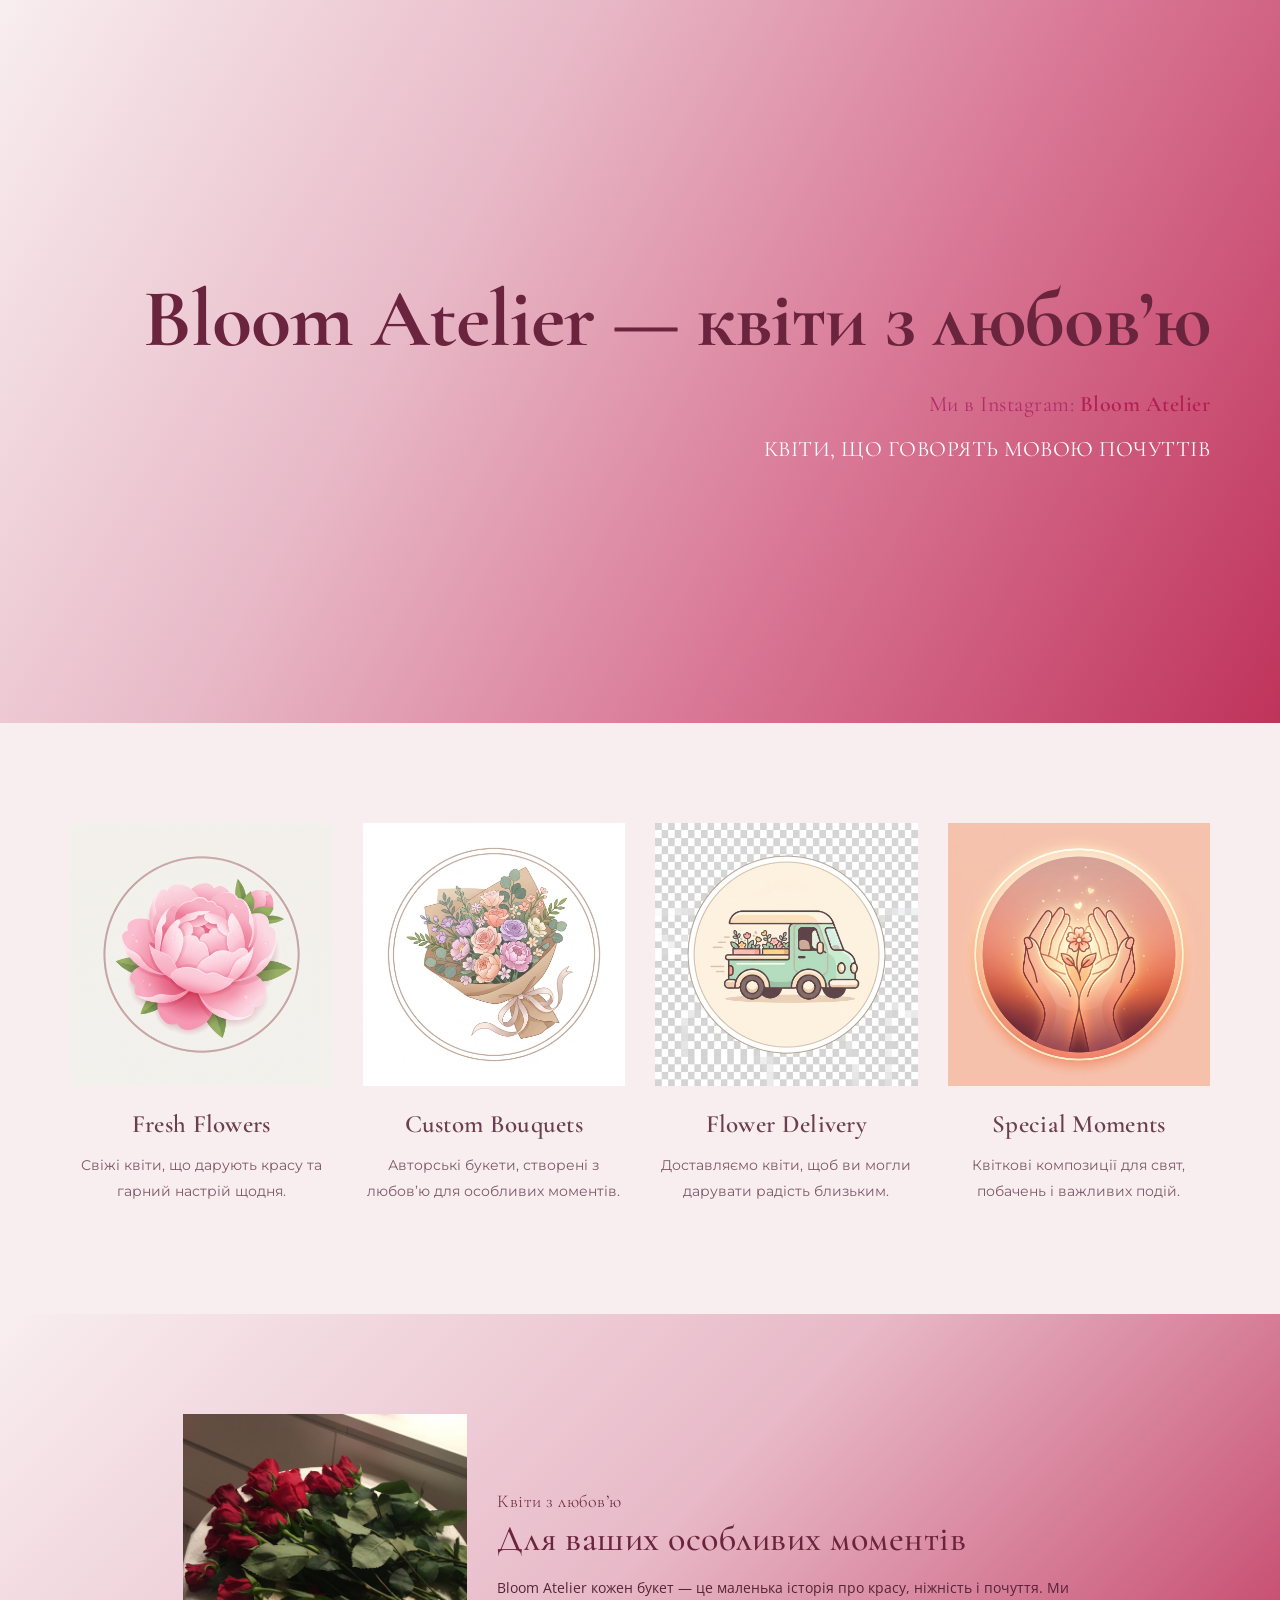
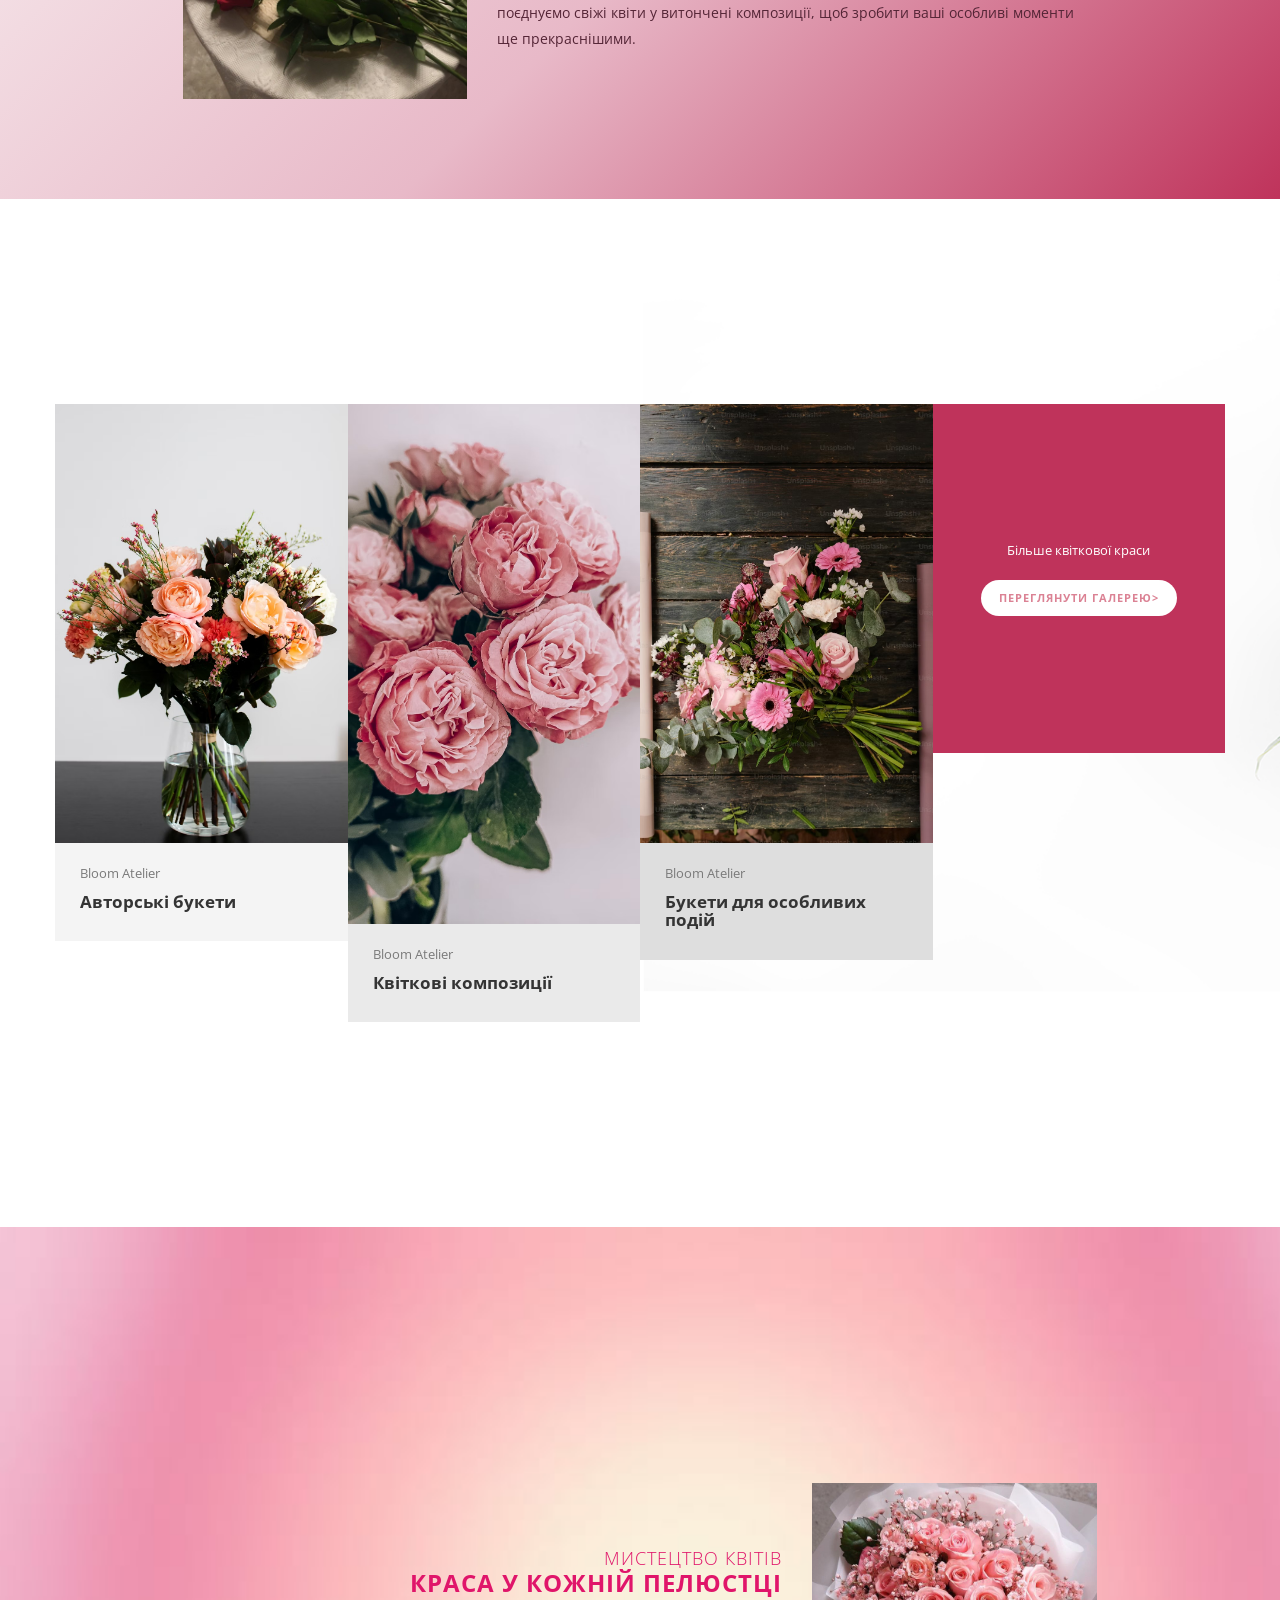
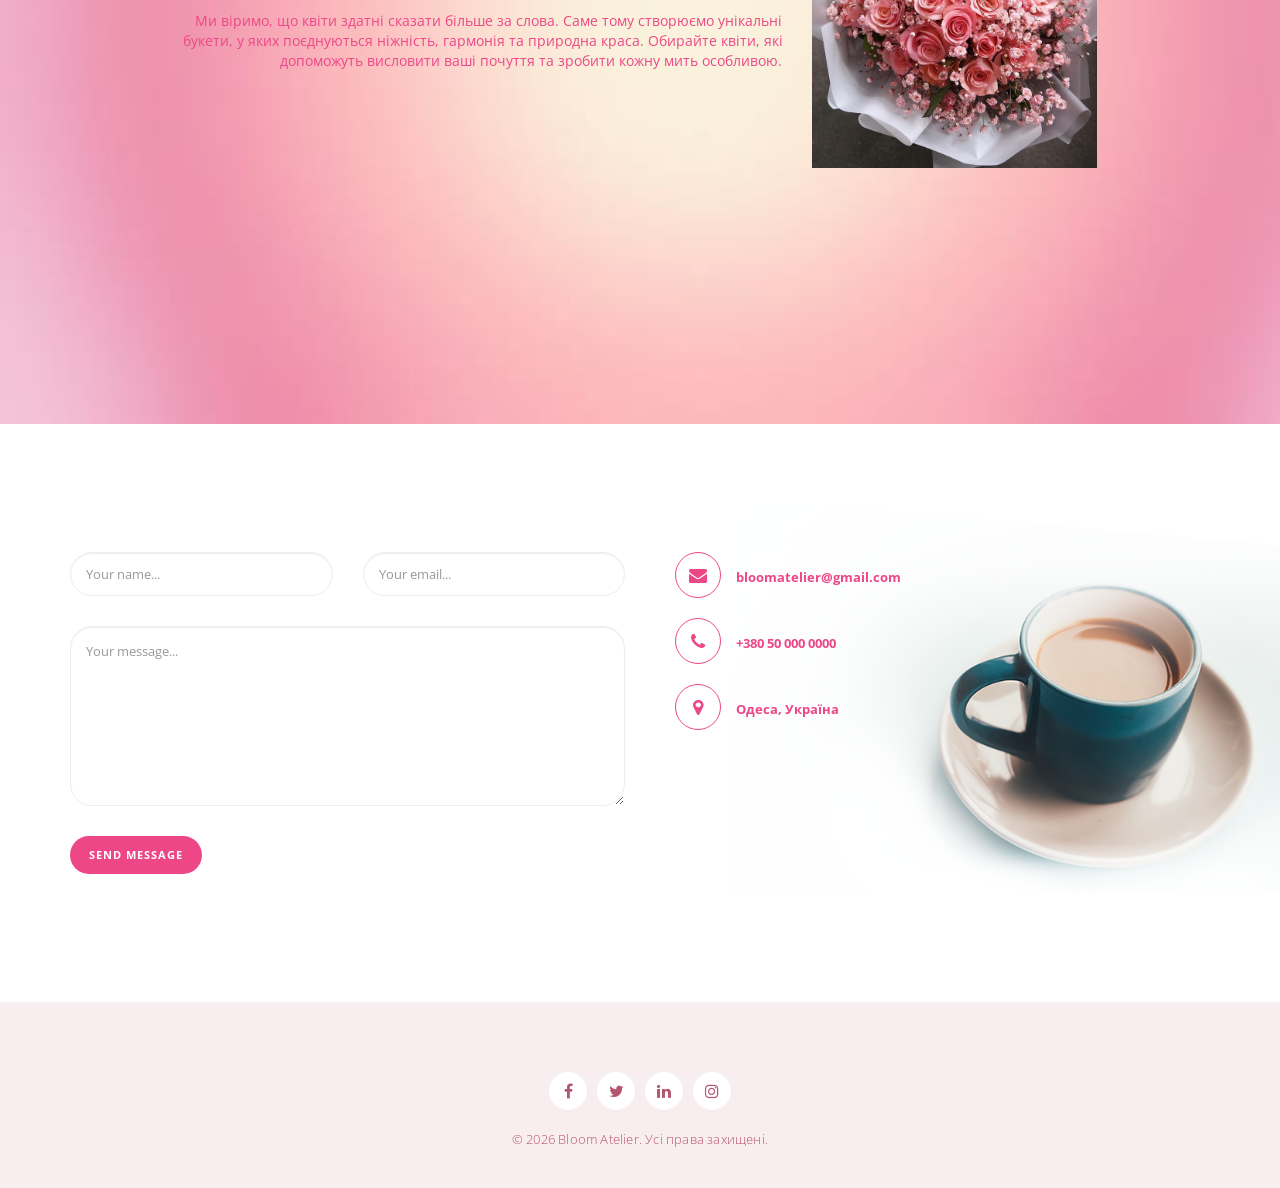
<file: index.html>
<!doctype html>
<!--[if lt IE 7]>      <html class="no-js lt-ie9 lt-ie8 lt-ie7" lang=""> <![endif]-->
<!--[if IE 7]>         <html class="no-js lt-ie9 lt-ie8" lang=""> <![endif]-->
<!--[if IE 8]>         <html class="no-js lt-ie9" lang=""> <![endif]-->
<!--[if gt IE 8]><!--> <html class="no-js" lang=""> <!--<![endif]-->
    <head>
        <!-- Microsoft Clarity -->
    <script type="text/javascript">
        (function(c,l,a,r,i,t,y){
            c[a]=c[a]||function(){(c[a].q=c[a].q||[]).push(arguments)};
            t=l.createElement(r);t.async=1;t.src="https://www.clarity.ms/tag/"+i;
            y=l.getElementsByTagName(r)[0];y.parentNode.insertBefore(t,y);
        })(window, document, "clarity", "script", "z5afspvwoh");
    </script>
        <!-- Google tag (gtag.js) -->
<script async src="https://www.googletagmanager.com/gtag/js?id=G-ZXLWB6TVBM"></script>
<script>
  window.dataLayer = window.dataLayer || [];
  function gtag(){dataLayer.push(arguments);}
  gtag('js', new Date());

  gtag('config', 'G-ZXLWB6TVBM');
</script>
      <link rel="preconnect" href="https://fonts.googleapis.com">
<link rel="preconnect" href="https://fonts.gstatic.com" crossorigin>
<link href="https://fonts.googleapis.com/css2?family=Cormorant+Garamond:wght@400;500;600;700&family=Montserrat:wght@400;500;600&display=swap" rel="stylesheet">
        <meta charset="utf-8">
        <meta http-equiv="X-UA-Compatible" content="IE=edge,chrome=1">
<!--

Template 2091 Ziggy

http://www.tooplate.com/view/2091-ziggy

-->
        <title>Bloom Atelier — квіти та букети в Одесі</title>
        <meta name="description" content="Авторські букети зі свіжих квітів в Одесі. Квіткові композиції на подарунок, весілля та особливі події.">
        <meta name="viewport" content="width=device-width, initial-scale=1">
        
        <link href="https://fonts.googleapis.com/css?family=Open+Sans:300,400,600,700,800" rel="stylesheet">
        <link rel="apple-touch-icon" href="apple-touch-icon.png">

        <link rel="stylesheet" href="css/bootstrap.min.css">
        <link rel="stylesheet" href="css/bootstrap-theme.min.css">
        <link rel="stylesheet" href="css/fontAwesome.css">
        <link rel="stylesheet" href="css/tooplate-style.css">

        <script src="js/vendor/modernizr-2.8.3-respond-1.4.2.min.js"></script>
    </head>
    <body>
        

        <section class="first-section">
          <div class="container">
            <div class="row">
              <div class="col-md-12">
                <div class="text-content">
                  <h1>Bloom Atelier — квіти з любов’ю</h1>
                  <p> Ми в Instagram: <a href="https://www.instagram.com/" target="_blank">Bloom Atelier</a>
</p>
<span>Квіти, що говорять мовою почуттів</span>
                </div>
              </div>
            </div>
          </div>
        </section>

        <section class="second-section">
          <div class="container">
            <div class="row">
              <div class="col-md-3 col-sm-6">
                <div class="service-item">
                  <div class="icon">
                    <img src="img/first-icon.png" alt="">
                  </div>
                  <h4>Fresh Flowers</h4>
                  <p>Свіжі квіти, що дарують красу та гарний настрій щодня.</p>
                </div>
              </div>
              <div class="col-md-3 col-sm-6">
                <div class="service-item">
                  <div class="icon">
                    <img src="img/second-icon.png" alt="">
                  </div>
                  <h4>Custom Bouquets</h4>
                  <p>Авторські букети, створені з любов’ю для особливих моментів.</p>
                </div>
              </div>
              <div class="col-md-3 col-sm-6">
                <div class="service-item">
                  <div class="icon">
                    <img src="img/third-icon.png" alt="">
                  </div>
                  <h4>Flower Delivery</h4>
                  <p>Доставляємо квіти, щоб ви могли дарувати радість близьким.</p>
                </div>
              </div>
              <div class="col-md-3 col-sm-6">
                <div class="service-item">
                  <div class="icon">
                    <img src="img/fourth-icon.png" alt="">
                  </div>
                  <h4>Special Moments</h4>
                  <p>Квіткові композиції для свят, побачень і важливих подій.</p>
                </div>
              </div>
            </div>
          </div>
        </section>

        <section class="third-section">
          <div class="container">
            <div class="row">
              <div class="col-md-10 col-md-offset-1">
                <div class="left-image col-md-4">
                  <img src="img/left-image.png" alt="">
                </div>
                <div class="right-text col-md-8">
                  <h4><em>Квіти з любов’ю</em><br>Для ваших особливих моментів</h4>
                  <p>Bloom Atelier кожен букет — це маленька історія про красу, ніжність і почуття. Ми поєднуємо свіжі квіти у витончені композиції, щоб зробити ваші особливі моменти ще прекраснішими.</p>
                </div>
              </div>
            </div>
          </div>
        </section>

        <section class="fourth-section">
          <div class="container">
            <div class="row">
              <div class="col-md-3 col-sm-6">
                <div class="portfolio-item first-item">
                  <div class="image">
                    <a href="img/01-big-item.jpg" data-lightbox="image-1"><img src="img/first-item.jpg"></a>
                  </div>
                  <div class="text">
                    <span>Bloom Atelier</span>
                    <h4>Авторські букети</h4>
                  </div>
                </div>
              </div>
              <div class="col-md-3 col-sm-6">
                <div class="portfolio-item second-item">
                  <div class="image">
                    <a href="img/02-big-item.jpg" data-lightbox="image-1"><img src="img/second-item.jpg"></a>
                  </div>
                  <div class="text">
                    <span>Bloom Atelier</span>
                    <h4>Квіткові композиції</h4>
                  </div>
                </div>
              </div>
              <div class="col-md-3 col-sm-6">
                <div class="portfolio-item third-item">
                  <div class="image">
                    <a href="img/03-big-item.jpg" data-lightbox="image-1"><img src="img/third-item.jpg"></a>
                  </div>
                  <div class="text">
                    <span>Bloom Atelier</span>
                    <h4>Букети для особливих подій</h4>
                  </div>
                </div>
              </div>
              <div class="col-md-3 col-sm-6">
                <div class="send-to-portfolio">
                  <span>Більше квіткової краси</span>
                  <div class="primary-button">
                    <a href="portfolio-page.html">Переглянути галерею>
                  </div>
                </div>
              </div>
            </div>
          </div>
        </section>

        <section class="fivth-section">
          <div class="container">
            <div class="row">
              <div class="col-md-10 col-md-offset-1">
                <div class="left-text col-md-8">
                  <h4><em>Мистецтво квітів</em><br>Краса у кожній пелюстці</h4>
                  <p>Ми віримо, що квіти здатні сказати більше за слова. Саме тому створюємо унікальні букети, у яких поєднуються ніжність, гармонія та природна краса. Обирайте квіти, які допоможуть висловити ваші почуття та зробити кожну мить особливою.</p>
</div>
                <div class="right-image col-md-4">
                  <img src="img/right-image.png" alt="">
                </div>
              </div>
            </div>
          </div>
        </section>

        <section class="sixth-section">
          <div class="container">
            <div class="row">
              <div class="col-md-6">
                <div class="row">
                  <form id="contact" action="" method="post">
                    <div class="col-md-6">
                      <fieldset>
                        <input name="name" type="text" class="form-control" id="name" placeholder="Your name..." required="">
                      </fieldset>
                    </div>
                    <div class="col-md-6">
                      <fieldset>
                        <input name="email" type="email" class="form-control" id="email" placeholder="Your email..." required="">
                      </fieldset>
                    </div>
                    <div class="col-md-12">
                      <fieldset>
                        <textarea name="message" rows="6" class="form-control" id="message" placeholder="Your message..." required=""></textarea>
                      </fieldset>
                    </div>
                    <div class="col-md-12">
                      <fieldset>
                        <button type="submit" id="form-submit" class="btn">Send Message</button>
                      </fieldset>
                    </div>
                  </form>
                </div>
              </div>
              <div class="col-md-5">
                <div class="right-info">
                  <ul>
                    <li><a href="#"><i class="fa fa-envelope"></i>bloomatelier@gmail.com</a></li>
                    <li><a href="#"><i class="fa fa-phone"></i>+380 50 000 0000</a></li>
                    <li><a href="#"><i class="fa fa-map-marker"></i>Одеса, Україна</a></li>
                  </ul>
                </div>
              </div>
            </div>
          </div>
        </section>

        <footer>
          <div class="container">
            <div class="row">
              <div class="col-md-12">
                <ul>
                  <li><a href="https://www.facebook.com/tooplate"><i class="fa fa-facebook"></i></a></li>
                  <li><a href="https://x.com/" target="_blank" rel="noopener noreferrer"><i class="fa fa-twitter"></i></a></li>
<li><a href="https://www.linkedin.com/" target="_blank" rel="noopener noreferrer"><i class="fa fa-linkedin"></i></a></li>
                  
<li><a href="https://www.instagram.com/" target="_blank" rel="noopener noreferrer"><i class="fa fa-instagram"></i></a></li>
                </ul>
                <p>© 2026 Bloom Atelier. Усі права захищені.</p>
              </div>
            </div>
          </div>
        </footer>

        <script src="//ajax.googleapis.com/ajax/libs/jquery/1.11.2/jquery.min.js"></script>
        <script>window.jQuery || document.write('<script src="js/vendor/jquery-1.11.2.min.js"><\/script>')</script>

        <script src="js/vendor/bootstrap.min.js"></script>

        <script src="js/plugins.js"></script>
        <script src="js/main.js"></script>

    </body>
</html>
</file>
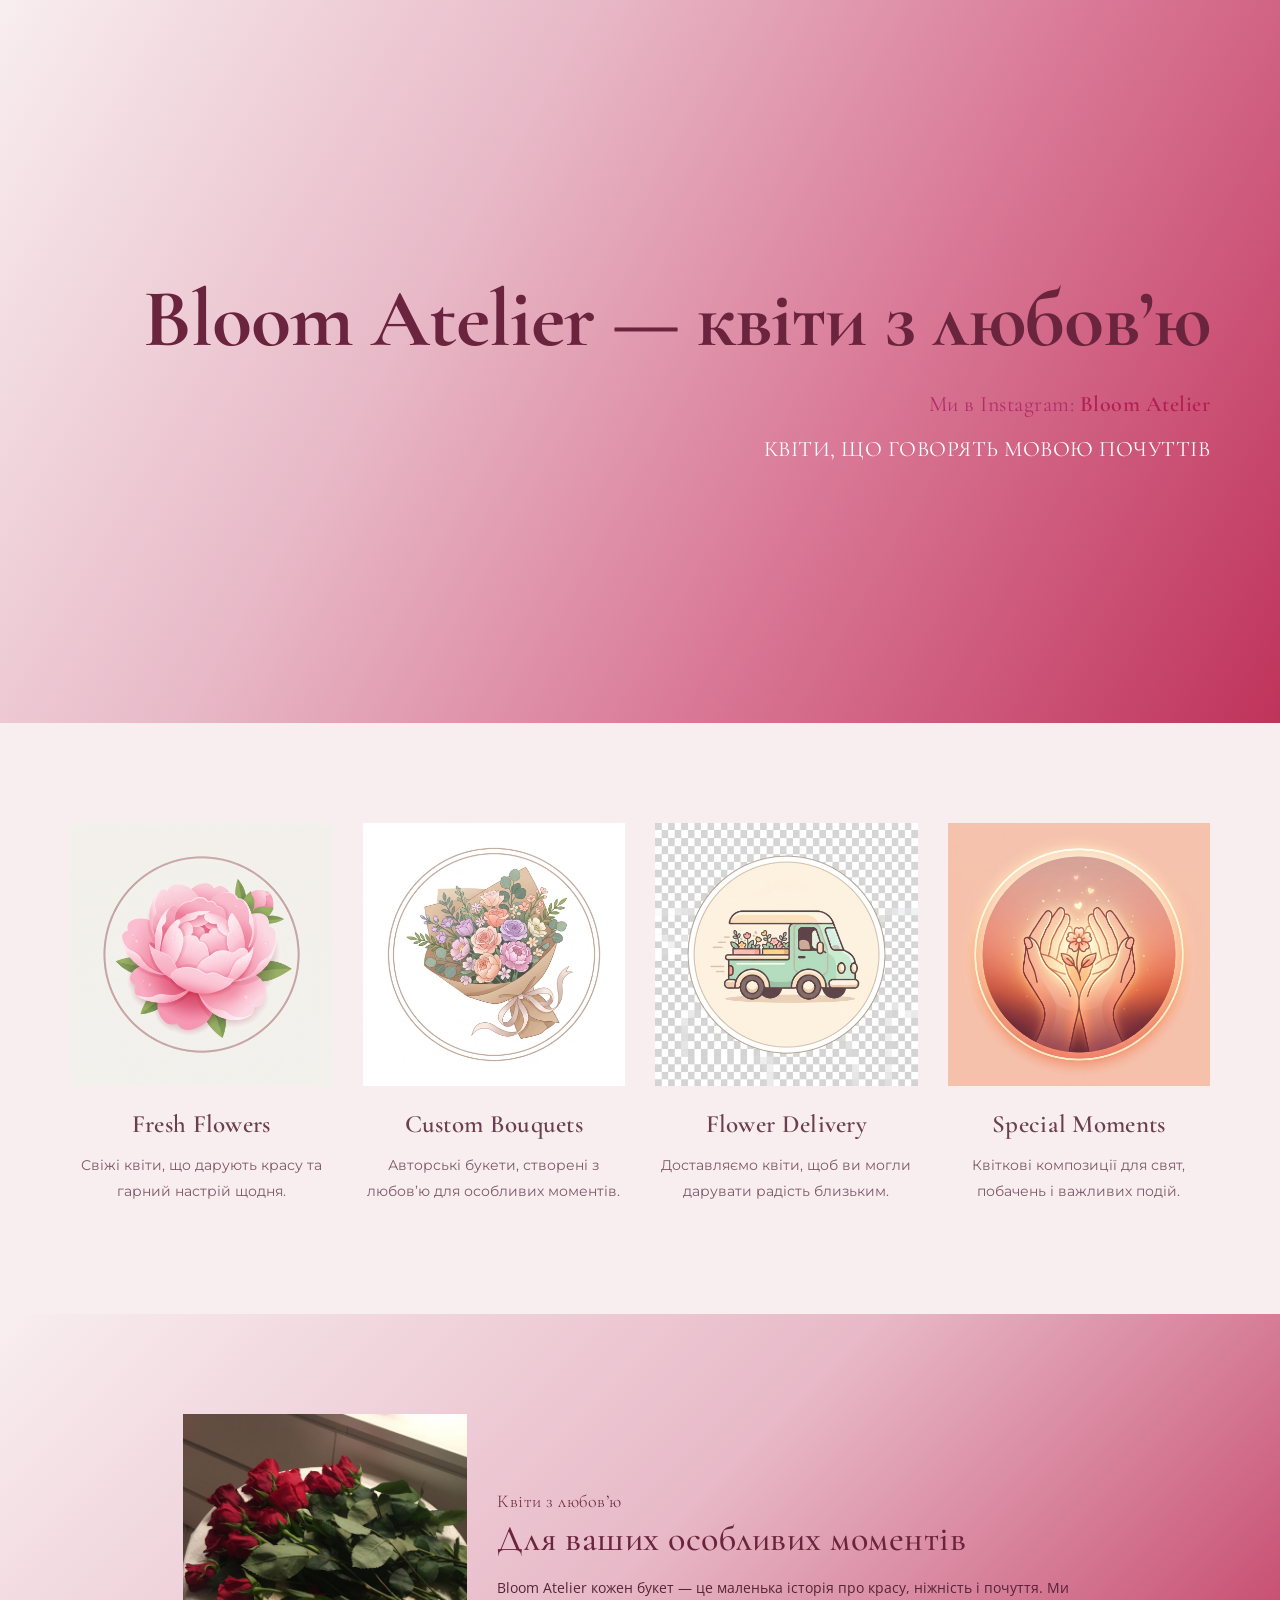
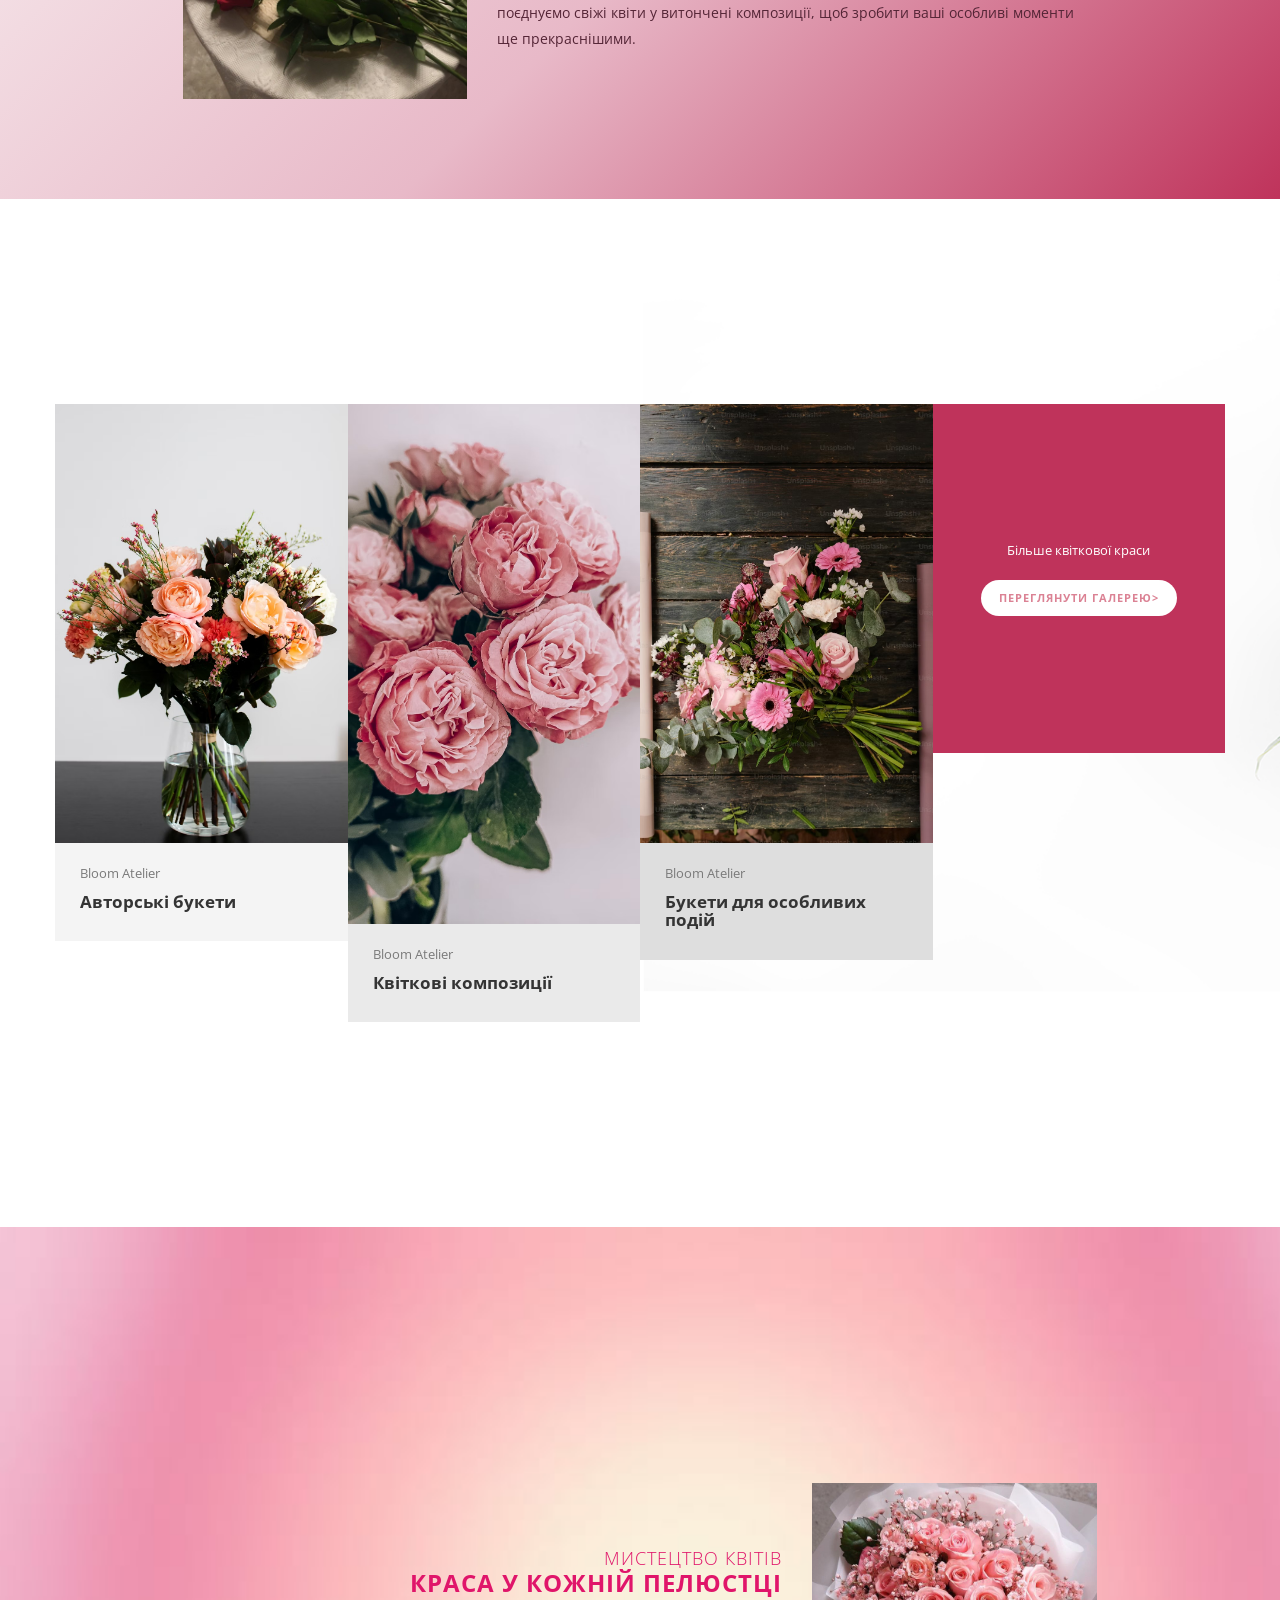
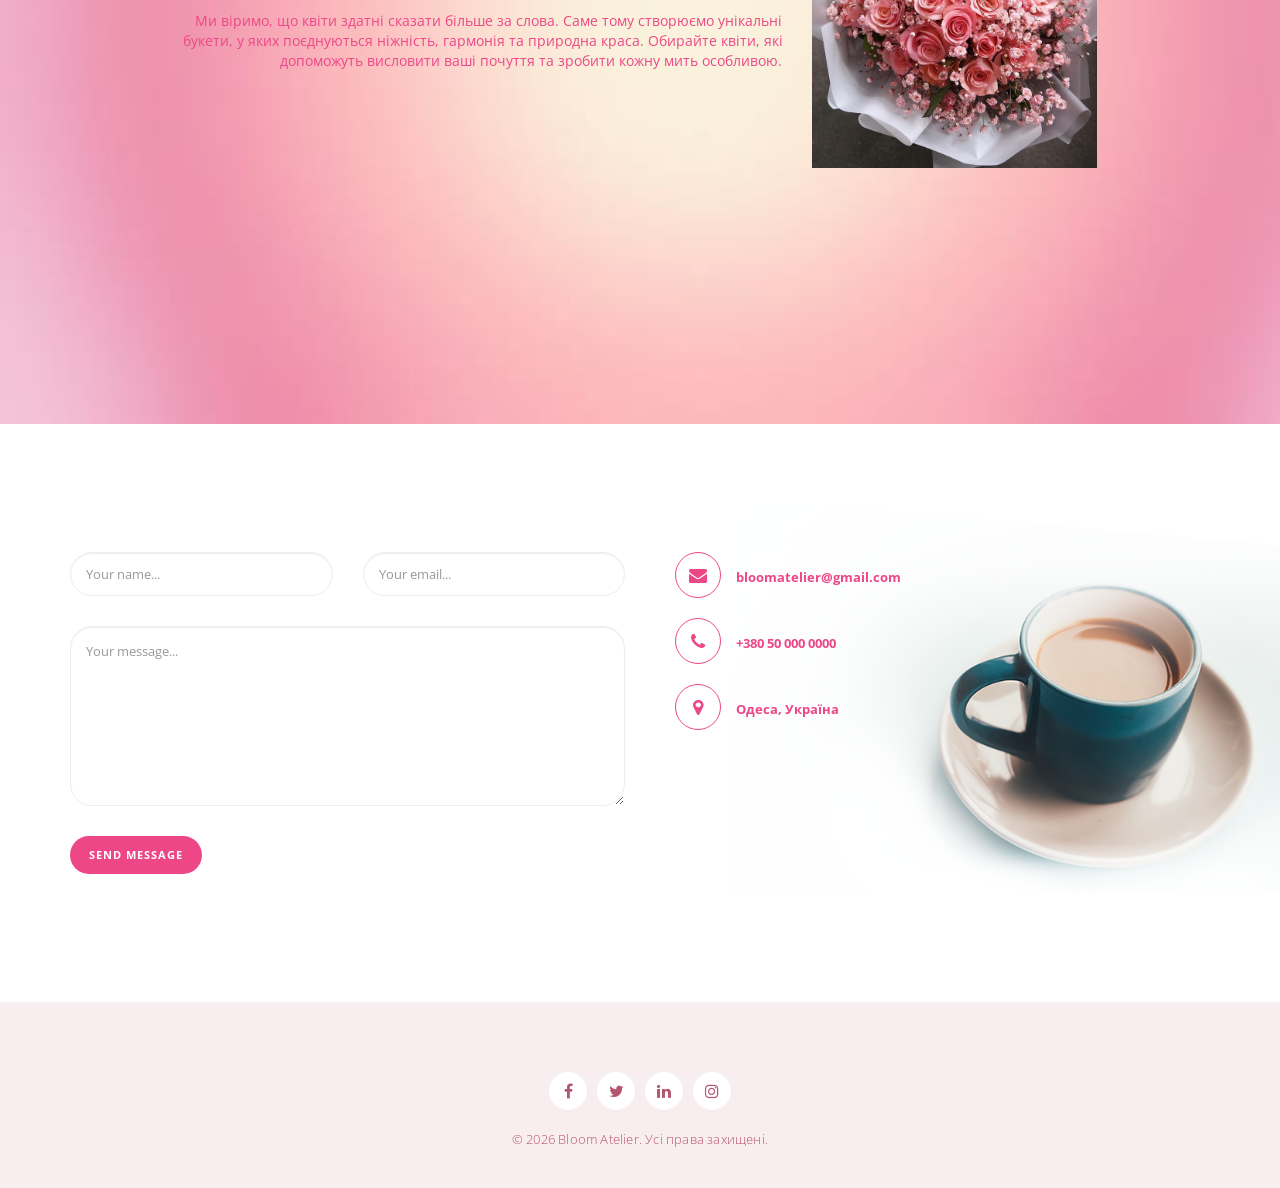
<file: index копія.html>
<!doctype html>
<!--[if lt IE 7]>      <html class="no-js lt-ie9 lt-ie8 lt-ie7" lang=""> <![endif]-->
<!--[if IE 7]>         <html class="no-js lt-ie9 lt-ie8" lang=""> <![endif]-->
<!--[if IE 8]>         <html class="no-js lt-ie9" lang=""> <![endif]-->
<!--[if gt IE 8]><!--> <html class="no-js" lang=""> <!--<![endif]-->
    <head>
      <link rel="preconnect" href="https://fonts.googleapis.com">
<link rel="preconnect" href="https://fonts.gstatic.com" crossorigin>
<link href="https://fonts.googleapis.com/css2?family=Cormorant+Garamond:wght@400;500;600;700&family=Montserrat:wght@400;500;600&display=swap" rel="stylesheet">
        <meta charset="utf-8">
        <meta http-equiv="X-UA-Compatible" content="IE=edge,chrome=1">
<!--

Template 2091 Ziggy

http://www.tooplate.com/view/2091-ziggy

-->
        <title>Bloom Atelier — квіти та букети в Одесі</title>
        <meta name="description" content="Авторські букети зі свіжих квітів в Одесі. Квіткові композиції на подарунок, весілля та особливі події.">
        <meta name="viewport" content="width=device-width, initial-scale=1">
        
        <link href="https://fonts.googleapis.com/css?family=Open+Sans:300,400,600,700,800" rel="stylesheet">
        <link rel="apple-touch-icon" href="apple-touch-icon.png">

        <link rel="stylesheet" href="css/bootstrap.min.css">
        <link rel="stylesheet" href="css/bootstrap-theme.min.css">
        <link rel="stylesheet" href="css/fontAwesome.css">
        <link rel="stylesheet" href="css/tooplate-style.css">

        <script src="js/vendor/modernizr-2.8.3-respond-1.4.2.min.js"></script>
    </head>
    <body>
        

        <section class="first-section">
          <div class="container">
            <div class="row">
              <div class="col-md-12">
                <div class="text-content">
                  <h1>Bloom Atelier — квіти з любов’ю</h1>
                  <p> Ми в Instagram: <a href="https://www.instagram.com/" target="_blank">Bloom Atelier</a>
</p>
<span>Квіти, що говорять мовою почуттів</span>
                </div>
              </div>
            </div>
          </div>
        </section>

        <section class="second-section">
          <div class="container">
            <div class="row">
              <div class="col-md-3 col-sm-6">
                <div class="service-item">
                  <div class="icon">
                    <img src="img/first-icon.png" alt="">
                  </div>
                  <h4>Fresh Flowers</h4>
                  <p>Свіжі квіти, що дарують красу та гарний настрій щодня.</p>
                </div>
              </div>
              <div class="col-md-3 col-sm-6">
                <div class="service-item">
                  <div class="icon">
                    <img src="img/second-icon.png" alt="">
                  </div>
                  <h4>Custom Bouquets</h4>
                  <p>Авторські букети, створені з любов’ю для особливих моментів.</p>
                </div>
              </div>
              <div class="col-md-3 col-sm-6">
                <div class="service-item">
                  <div class="icon">
                    <img src="img/third-icon.png" alt="">
                  </div>
                  <h4>Flower Delivery</h4>
                  <p>Доставляємо квіти, щоб ви могли дарувати радість близьким.</p>
                </div>
              </div>
              <div class="col-md-3 col-sm-6">
                <div class="service-item">
                  <div class="icon">
                    <img src="img/fourth-icon.png" alt="">
                  </div>
                  <h4>Special Moments</h4>
                  <p>Квіткові композиції для свят, побачень і важливих подій.</p>
                </div>
              </div>
            </div>
          </div>
        </section>

        <section class="third-section">
          <div class="container">
            <div class="row">
              <div class="col-md-10 col-md-offset-1">
                <div class="left-image col-md-4">
                  <img src="img/left-image.png" alt="">
                </div>
                <div class="right-text col-md-8">
                  <h4><em>Квіти з любов’ю</em><br>Для ваших особливих моментів</h4>
                  <p>Bloom Atelier кожен букет — це маленька історія про красу, ніжність і почуття. Ми поєднуємо свіжі квіти у витончені композиції, щоб зробити ваші особливі моменти ще прекраснішими.</p>
                </div>
              </div>
            </div>
          </div>
        </section>

        <section class="fourth-section">
          <div class="container">
            <div class="row">
              <div class="col-md-3 col-sm-6">
                <div class="portfolio-item first-item">
                  <div class="image">
                    <a href="img/01-big-item.jpg" data-lightbox="image-1"><img src="img/first-item.jpg"></a>
                  </div>
                  <div class="text">
                    <span>Bloom Atelier</span>
                    <h4>Авторські букети</h4>
                  </div>
                </div>
              </div>
              <div class="col-md-3 col-sm-6">
                <div class="portfolio-item second-item">
                  <div class="image">
                    <a href="img/02-big-item.jpg" data-lightbox="image-1"><img src="img/second-item.jpg"></a>
                  </div>
                  <div class="text">
                    <span>Bloom Atelier</span>
                    <h4>Квіткові композиції</h4>
                  </div>
                </div>
              </div>
              <div class="col-md-3 col-sm-6">
                <div class="portfolio-item third-item">
                  <div class="image">
                    <a href="img/03-big-item.jpg" data-lightbox="image-1"><img src="img/third-item.jpg"></a>
                  </div>
                  <div class="text">
                    <span>Bloom Atelier</span>
                    <h4>Букети для особливих подій</h4>
                  </div>
                </div>
              </div>
              <div class="col-md-3 col-sm-6">
                <div class="send-to-portfolio">
                  <span>Більше квіткової краси</span>
                  <div class="primary-button">
                    <a href="portfolio-page.html">Переглянути галерею>
                  </div>
                </div>
              </div>
            </div>
          </div>
        </section>

        <section class="fivth-section">
          <div class="container">
            <div class="row">
              <div class="col-md-10 col-md-offset-1">
                <div class="left-text col-md-8">
                  <h4><em>Мистецтво квітів</em><br>Краса у кожній пелюстці</h4>
                  <p>Ми віримо, що квіти здатні сказати більше за слова. Саме тому створюємо унікальні букети, у яких поєднуються ніжність, гармонія та природна краса. Обирайте квіти, які допоможуть висловити ваші почуття та зробити кожну мить особливою.</p>
</div>
                <div class="right-image col-md-4">
                  <img src="img/right-image.png" alt="">
                </div>
              </div>
            </div>
          </div>
        </section>

        <section class="sixth-section">
          <div class="container">
            <div class="row">
              <div class="col-md-6">
                <div class="row">
                  <form id="contact" action="" method="post">
                    <div class="col-md-6">
                      <fieldset>
                        <input name="name" type="text" class="form-control" id="name" placeholder="Your name..." required="">
                      </fieldset>
                    </div>
                    <div class="col-md-6">
                      <fieldset>
                        <input name="email" type="email" class="form-control" id="email" placeholder="Your email..." required="">
                      </fieldset>
                    </div>
                    <div class="col-md-12">
                      <fieldset>
                        <textarea name="message" rows="6" class="form-control" id="message" placeholder="Your message..." required=""></textarea>
                      </fieldset>
                    </div>
                    <div class="col-md-12">
                      <fieldset>
                        <button type="submit" id="form-submit" class="btn">Send Message</button>
                      </fieldset>
                    </div>
                  </form>
                </div>
              </div>
              <div class="col-md-5">
                <div class="right-info">
                  <ul>
                    <li><a href="#"><i class="fa fa-envelope"></i>bloomatelier@gmail.com</a></li>
                    <li><a href="#"><i class="fa fa-phone"></i>+380 50 000 0000</a></li>
                    <li><a href="#"><i class="fa fa-map-marker"></i>Одеса, Україна</a></li>
                  </ul>
                </div>
              </div>
            </div>
          </div>
        </section>

        <footer>
          <div class="container">
            <div class="row">
              <div class="col-md-12">
                <ul>
                  <li><a href="https://www.facebook.com/tooplate"><i class="fa fa-facebook"></i></a></li>
                  <li><a href="https://x.com/" target="_blank" rel="noopener noreferrer"><i class="fa fa-twitter"></i></a></li>
<li><a href="https://www.linkedin.com/" target="_blank" rel="noopener noreferrer"><i class="fa fa-linkedin"></i></a></li>
                  
<li><a href="https://www.instagram.com/" target="_blank" rel="noopener noreferrer"><i class="fa fa-instagram"></i></a></li>
                </ul>
                <p>© 2026 Bloom Atelier. Усі права захищені.</p>
              </div>
            </div>
          </div>
        </footer>

        <script src="//ajax.googleapis.com/ajax/libs/jquery/1.11.2/jquery.min.js"></script>
        <script>window.jQuery || document.write('<script src="js/vendor/jquery-1.11.2.min.js"><\/script>')</script>

        <script src="js/vendor/bootstrap.min.js"></script>

        <script src="js/plugins.js"></script>
        <script src="js/main.js"></script>

    </body>
</html>
</file>
<file: css/tooplate-style.css>
/* 

Template 2091 Ziggy

http://www.tooplate.com/view/2091-ziggy

*/

/*============
BASIC STYLE
============*/

ul {
	padding: 0;
	margin: 0;
	list-style: none;
}

body {
    font-family: 'Open Sans', sans-serif;
    background-color: #F8EEF0;
}

.primary-button a {
	text-decoration: none;
	padding: 10px 18px;
	display: inline-block;
	border-radius: 24px;
	font-size: 11px;
	text-transform: uppercase;
	font-weight: 700;
	letter-spacing: 1px;
}


/* ======================
----- FIRST SECTION------
=======================*/


.first-section {
    background-image: linear-gradient(120deg, #f8eef0 0%, #e8b9c8 35%, #d97896 65%, #bf335b 100%);
    background-color: #F8EEF0;
    background-size: cover;
    background-position: center;
    width: 100%;
    background-repeat: no-repeat;
    padding: 20% 0px 20% 0px;
}
.first-section .text-content {
    text-align: right;
    color: #e50050;
}
.first-section .text-content {
	text-align: right;
	color: #fff;
}

.first-section .text-content h1 {
    font-family: "Cormorant Garamond", Georgia, serif;
    font-size: 82px;
    font-weight: 700;
    text-transform: none;
    letter-spacing: -1px;
    line-height: 1.05;
    color: #6b243d;
    margin-bottom: 25px;
}

.first-section .text-content p {
    font-size: 16px;
    font-weight: 400;
    line-height: 1.7;
}

.first-section .text-content .line-dec {
	width: 60px;
	height: 3px;
	background-color: #fff;
	margin: 25px 0px 25px auto;
}

.first-section .text-content span {
	font-size: 18px;
	text-transform: uppercase;
	font-weight: 300;
	letter-spacing: 1px;
}


/* ======================
---- SECOND SECTION------
=======================*/

.second-section {
	padding: 100px 0px;
	background-color: #F8EEF0;
}

.second-section .service-item {
	text-align: center;
}

.second-section .service-item .icon img {
	max-width: 100%;
	overflow: hidden;
}

.second-section h4 {
	font-size: 16px;
	color: #a03381;
	margin-top: 25px;
	margin-bottom: 15px;
}


/* ======================
----- THIRD SECTION------
=======================*/

.third-section {
    background-image: linear-gradient(
        135deg,
        #f8eef0 0%,
        #e8b9c8 50%,
        #bf335b 100%
    );
    background-color: #f8eef0;
    width: 100%;
    background-repeat: no-repeat;
    background-size: cover;
    padding: 100px 0px;
}

.third-section .left-image img {
	width: 100%;
	overflow: hidden;
	text-align: center;
}

.third-section .right-text {
	display: inline;
}

.third-section em {
	font-size: 18px;
	font-style: normal;
	font-weight: 300;
}

.third-section h4 {
    margin-top: 60px;
    font-family: "Cormorant Garamond", Georgia, serif;
    color:#6b243d;
    font-size: 36px;
    font-weight: 500;
    text-transform: none;
    letter-spacing: 0.5px;
    line-height: 1.2;
}

.third-section p {
    color: #542536;
    margin-top: 15px;
    line-height: 1.8;
}

/* ======================
---- FOURTH SECTION -----
=======================*/

.fourth-section {
	background-image: url(../img/fourth-section-bg.png);
	background-size: cover;
	width: 100%;
	background-repeat: no-repeat;
	padding: 16% 0px;
}

.fourth-section .col-md-3 {
	padding-left: 0px;
	padding-right: 0px;
}

.fourth-section .portfolio-item img {
	width: 100%;
	overflow: hidden;
}

.fourth-section .first-item .text {
	background-color: #f4f4f4;
}

.fourth-section .second-item .text {
	background-color: #eaeaea;
}

.fourth-section .third-item .text {
	background-color: #dedede;
}

.fourth-section .portfolio-item .text {
	padding: 20px 25px;
}

.fourth-section .portfolio-item .text span {
	font-size: 13px;
	color: #7a7a7a;
}

.fourth-section .portfolio-item .text h4 {
	font-size: 17px;
	color: #343434;
	font-weight: 700;
}

.fourth-section .send-to-portfolio {
	background-color:#bf335b;
	text-align: center;
	padding:  46.7% 0px;
}

.fourth-section .send-to-portfolio span {
	display: inline-block;
	font-size: 13px;
	color: #fff;
}

.fourth-section .send-to-portfolio .primary-button {
	margin-top: 20px;
}

.fourth-section .send-to-portfolio .primary-button a {
	background-color: #fff;
	color: #db8294;
}

.fourth-section .send-to-portfolio .primary-button a:hover {
	background-color: #bd1d4a;
	color: #fff;
	transition: all 0.3s;
}


/* ======================
----- FIVTH SECTION------
=======================*/

.fivth-section {
	background-image: url(../img/fivth-section-bg.png);
	background-size: cover;
	width: 100%;
	background-repeat: no-repeat;
	padding: 20% 0px;
}

.fivth-section .right-image {
	display: inline;
}

.fivth-section .right-image img {
	max-width: 100%;
	overflow: hidden;
	text-align: center;
}

.fivth-section .left-text {
	display: inline;
	text-align: right;
}

.fivth-section em {
	font-size: 18px;
	font-style: normal;
	font-weight: 300;
}

.fivth-section h4 {
	margin-top: 60px;
	color: #e0156a;
	font-size: 24px;
	font-weight: 700;
	text-transform: uppercase;
	letter-spacing: 1px;
}

.fivth-section p {
	color: #ed4787;
	margin-top: 15px;
}


/* ======================
----- SIXTH SECTION------
=======================*/

.sixth-section {
	background-image: url(../img/sixth-section-bg.png);
	background-size: cover;
	width: 100%;
	background-repeat: no-repeat;
	padding: 10% 0px;
}

.sixth-section input {
	padding-left: 15px;
	font-size: 13px;
	color: #7a7a7a;
	border: 1px solid #eee;
	outline: none;
	height: 44px;
	border-radius: 22px;
	width: 100%;
	margin-bottom: 30px;
}

.sixth-section textarea {
	border-radius: 22px;
	border: 1px solid #eee;
	padding: 15px;
	font-size: 13px;
	color: #7a7a7a;
	outline: none;
	margin-bottom: 25px;
	height: 180px;
	max-height: 250px;
	width: 100%;
	max-width: 100%;
	max-height: 240px;
	display: inline-block;
}

.sixth-section button {
	text-decoration: none;
	padding: 10px 18px;
	display: inline-block;
	border-radius: 24px;
	font-size: 11px;
	text-transform: uppercase;
	font-weight: 700;
	background-color: #ed4787;
	color: #fff;
	letter-spacing: 1px;
}

..sixth-section button:hover {
	color: #fff;
	background-color: #ed4787;
	transition: all 0.3s;
}

.sixth-section .right-info {
	margin-left: 20px;
}

.sixth-section .right-info ul {
	padding: 0;
	margin: 0;
	list-style: none;
}

.sixth-section .right-info ul li {
	display: block;
	font-size: 13px;
	font-weight: 700;
	color: #ed4787;
	margin-bottom: 20px;
}

.sixth-section .right-info ul li a {
	text-decoration: none;
	color: #ed4787;
}

.sixth-section .right-info ul li i {
	margin-right: 15px;
	display: inline-block;
	width: 46px;
	height: 46px;
	line-height: 46px;
	text-align: center;
	color: #ed4787;
	border-radius: 50%;
	border: 1px solid #ed4787;
	font-size: 18px;
}

/* ======================
----- FOOTER SECTION ----
=======================*/

 footer {
    text-align: center;
    background-image: none;
    background-color: #F8EEF0;
    background-size: cover;
    width: 100%;
    background-repeat: no-repeat;
    padding: 70px 0px 30px 0px;
}

footer ul {
	padding: 0;
	margin: 0;
	list-style: nofooterne;
}

footer ul li {
	display: inline-block;
	margin: 0 3px;
}

footer ul li a {
	font-size: 16px;
	color: #b35770;
	display: inline-block;
	width: 38px;
	height: 38px;
	line-height: 38px;
	text-align: center;
	background-color: #fff;
	border-radius: 50%;
}

footer ul li a:hover {
	background-color: #c98f9f;
	color: #66515a;
	transition: all 0.3s;
}

footer p {
	margin-top: 20px;
	font-size: 13px;
	font-weight: 300;
	letter-spacing: 0.2px;
	color: #b85270;
}

footer em {
	font-style: normal;
	font-weight: 600;
}

footer a {
    color: #6b3f50;
    text-decoration: none;
}

footer a:hover {
    color: #c98f9f;
    transition: all 0.3s ease;
}


/* =====================
----- GALLERY PAGE -----
======================*/

.first-gallery-section {
	background-image: url(../img/heading-bg.png);
	background-size: cover;
	width: 100%;
	background-repeat: no-repeat;
	padding: 10% 0px 15% 0px;
}

.first-gallery-section .text-content {
	text-align: right;
	color: #fff;
}

.first-gallery-section .text-content h2 {
	font-size: 44px;
	text-transform: uppercase;
	font-weight: 900;
	letter-spacing: 1px;
}

.first-gallery-section .text-content .line-dec {
	width: 60px;
	height: 3px;
	background-color: #fff;
	margin: 25px 0px 25px auto;
}

.first-gallery-section .text-content span {
	font-size: 18px;
	text-transform: uppercase;
	font-weight: 300;
	letter-spacing: 1px;
}

.send-to-home  {
	margin-top: 100px;
	margin-bottom: 50px;
}

.send-to-home .back-to-home {
	background-color: #b94d95;
	text-align: center;
	padding: 45px 0px;
}

.send-to-home .back-to-home span {
	display: inline-block;
	font-size: 13px;
	color: #fff;
}

.send-to-home .back-to-home .primary-button {
	margin-top: 20px;
}

.send-to-home .back-to-home .primary-button a {
	background-color: #fff;
	color: #415b90;
}

.send-to-home .back-to-home .primary-button a:hover {
	background-color: #22304d;
	color: #fff;
	transition: all 0.3s;
}

.filter-categories {
  text-align: center;
  margin-bottom: 20px;
  margin-top: 10px;
}

.filter-categories ul li {
  margin: 0px 5px 15px 5px;
  display: inline-block;
}

.filter-categories ul li span {
  cursor: pointer;
  color: #7a7a7a;
  border-radius: 25px;
  background: white;
  display: inline-block;
  border: 1px solid #ddd;
  padding: 10px 18px;
  font-size: 11px;
  text-transform: uppercase;
  font-weight: 700;
}

.filter-categories ul li.active span {
  background: #415b90;
  color: white;
  border: 1px solid #415b90;
}

.projects-holder .mix {
  display: none;
}

.content-wrapper {
	margin-bottom: 100px;
	text-align: center;
}

.content-wrapper .portfolio-items {
	margin-top: 30px;
}

.content-wrapper ul {
	padding: 0;
	margin: 0;
	list-style: none;
}

.content-wrapper .project-item {
	margin-top: 25px;
}

.content-wrapper .project-item img {
	width: 100%;
	overflow: hidden;
}

.content-wrapper .project-item .text {
	text-align: left;
	padding: 20px 25px;
	background-color: #f4f4f4;
}

.content-wrapper .project-item .text span {
	font-size: 13px;
	color: #7a7a7a;
}

.content-wrapper .project-item .text h4 {
	font-size: 17px;
	color: #343434;
	font-weight: 700;
}


/* ======================
-- RESPONSIVE SECTION ---
=======================*/

@media (max-width: 1200px){

	.fourth-section .send-to-portfolio {
		padding:  47.5% 0px;
	}

	.gallery-page .portfolio-items  {
		margin-right: 15px;
	}

}

@media (max-width: 992px){

	.fourth-section .send-to-portfolio {
		padding:  45.8% 0px;
	}

	.third-section {
		text-align: center;
	}

	.third-section .right-text {
		text-align: left;
	}

	.third-section .left-image img {
		width: 50%;
	}

	.fivth-section {
		text-align: center;
	}

	.fivth-section .left-text {
		text-align: left;
	}

	.fivth-section .right-image img {
		margin-top: 30px;
		width: 50%;
	}

	.sixth-section .right-info {
		text-align: left;
		margin-left: 0px;
		margin-top: 45px;
	}

}

@media (max-width: 850px){

	.send-to-home  {
		margin-top: 80px;
	}

	.first-gallery-section {
		padding: 10% 0px 40% 0px;
	}

	.first-section {
		padding: 150px 0px 200px 0px;
	}

	.first-section .text-content {
		text-align: center;
	}

	.first-section .text-content .line-dec {
		margin: 25px auto;
	}

	.second-section {
		padding: 50px 0px 0px 0px;
	}

	.second-section .service-item {
		margin-bottom: 50px;
	}

	.third-section {
		margin-top: -50px;
		text-align: center;
		padding: 250px 0px 150px 0px;
	}

	.third-section .right-text {
		text-align: left;
	}

	.fourth-section {
		padding: 150px 0px;
	}

	.fourth-section .col-md-3 {
		padding-left: 15px;
		padding-right: 15px;
	}

	.fourth-section .portfolio-item {
		margin-bottom: 30px;
	}

	.fourth-section .send-to-portfolio {
		padding:  46% 0px;
	}

	.fivth-section {
		text-align: center;
		padding: 50px 0px 250px 0px;
	}

	.fivth-section .left-text {
		text-align: left;
		margin-bottom: 30px;
		display: inline-block;
	}

	.sixth-section {
		text-align: center;
		padding: 0px 0px 0px 0px;
	}

	.sixth-section .right-info {
		text-align: left;
		margin-left: 0px;
		margin-top: 45px;
	}

	footer {
		margin-top: -50px;
		padding: 200px 0px 20px 0px;
	}
}


@media (max-width: 590px){

	.third-section {
		text-align: center;
	}

	.third-section .left-image img {
		width: 80%;
	}

	.fivth-section {
		text-align: center;
	}

	.fivth-section .right-image img {
		width: 80%;
	}
	
}

/*========================================
----------- LIGHT BOX STYLE ------------
========================================*/

/* Preload images */
body:after {
  content: url(../img/close.png) url(../img/loading.gif) url(../img/prev.png) url(../img/next.png);
  display: none;
}

body.lb-disable-scrolling {
  overflow: hidden;
}

.lightboxOverlay {
  position: absolute;
  top: 0;
  left: 0;
  z-index: 9999;
  background-color: black;
  filter: progid:DXImageTransform.Microsoft.Alpha(Opacity=80);
  opacity: 0.8;
  display: none;
}

.lightbox {
  position: absolute;
  margin-top: 5%;
  left: 0;
  width: 100%;
  z-index: 10000;
  text-align: center;
  line-height: 0;
  font-weight: normal;
}

.lightbox .lb-image {
  display: block;
  height: auto;
  max-width: inherit;
  max-height: none;
  border-radius: 3px;

  /* Image border */
  border: 4px solid white;
}

.lightbox a img {
  border: none;
}

.lb-outerContainer {
  position: relative;
  *zoom: 1;
  width: 250px;
  height: 250px;
  margin: 0 auto;
  border-radius: 4px;

  /* Background color behind image.
     This is visible during transitions. */
  background-color: white;
}

.lb-outerContainer:after {
  content: "";
  display: table;
  clear: both;
}

.lb-loader {
  position: absolute;
  top: 43%;
  left: 0;
  height: 25%;
  width: 100%;
  text-align: center;
  line-height: 0;
}

.lb-cancel {
  display: block;
  width: 32px;
  height: 32px;
  margin: 0 auto;
  background: url(../img/loading.gif) no-repeat;
}

.lb-nav {
  position: absolute;
  top: 0;
  left: 0;
  height: 100%;
  width: 100%;
  z-index: 10;
}

.lb-container > .nav {
  left: 0;
}

.lb-nav a {
  outline: none;
  background-image: url('[data-uri]');
}

.lb-prev, .lb-next {
  height: 100%;
  cursor: pointer;
  display: block;
}

.lb-nav a.lb-prev {
  width: 34%;
  left: 0;
  float: left;
  background: url(../img/prev.png) left 48% no-repeat;
  filter: progid:DXImageTransform.Microsoft.Alpha(Opacity=0);
  opacity: 0;
  -webkit-transition: opacity 0.6s;
  -moz-transition: opacity 0.6s;
  -o-transition: opacity 0.6s;
  transition: opacity 0.6s;
}

.lb-nav a.lb-prev:hover {
  filter: progid:DXImageTransform.Microsoft.Alpha(Opacity=100);
  opacity: 1;
}

.lb-nav a.lb-next {
  width: 64%;
  right: 0;
  float: right;
  background: url(../img/next.png) right 48% no-repeat;
  filter: progid:DXImageTransform.Microsoft.Alpha(Opacity=0);
  opacity: 0;
  -webkit-transition: opacity 0.6s;
  -moz-transition: opacity 0.6s;
  -o-transition: opacity 0.6s;
  transition: opacity 0.6s;
}

.lb-nav a.lb-next:hover {
  filter: progid:DXImageTransform.Microsoft.Alpha(Opacity=100);
  opacity: 1;
}

.lb-dataContainer {
  margin: 0 auto;
  padding-top: 5px;
  *zoom: 1;
  width: 100%;
  -moz-border-radius-bottomleft: 4px;
  -webkit-border-bottom-left-radius: 4px;
  border-bottom-left-radius: 4px;
  -moz-border-radius-bottomright: 4px;
  -webkit-border-bottom-right-radius: 4px;
  border-bottom-right-radius: 4px;
}

.lb-dataContainer:after {
  content: "";
  display: table;
  clear: both;
}

.lb-data {
  padding: 0 4px;
  color: #ccc;
}

.lb-data .lb-details {
  width: 85%;
  float: left;
  text-align: left;
  line-height: 1.1em;
}

.lb-data .lb-caption {
  font-size: 13px;
  font-weight: bold;
  line-height: 1em;
}

.lb-data .lb-caption a {
  color: #4ae;
}

.lb-data .lb-number {
  display: block;
  clear: left;
  padding-bottom: 1em;
  font-size: 12px;
  color: #999999;
}

.lb-data .lb-close {
  display: block;
  float: right;
  width: 30px;
  height: 30px;
  background: url(../img/close.png) top right no-repeat;
  text-align: right;
  outline: none;
  filter: progid:DXImageTransform.Microsoft.Alpha(Opacity=70);
  opacity: 0.7;
  -webkit-transition: opacity 0.2s;
  -moz-transition: opacity 0.2s;
  -o-transition: opacity 0.2s;
  transition: opacity 0.2s;
}

.lb-data .lb-close:hover {
  cursor: pointer;
  filter: progid:DXImageTransform.Microsoft.Alpha(Opacity=100);
  opacity: 1;
}
.sixth-section button.btn:hover {
    background-color: #c98f9f !important;
    color: #ffffff !important;
    transition: all 0.3s ease;
}
/* Elegant font for description and Instagram */
.first-section .text-content span,
.first-section .text-content p,
.first-section .text-content p a {
    font-family: "Cormorant Garamond", Georgia, serif;
    font-size: 22px;
    font-weight: 400;
    letter-spacing: 0.5px;
    line-height: 1.6;
}
/* Bloom Atelier — service cards */
.service-item h4 {
    font-family: "Cormorant Garamond", Georgia, serif;
    font-size: 25px;
    font-weight: 600;
    color: #6b3f50;
    text-transform: none;
    letter-spacing: 0.3px;
}

.service-item p {
    font-family: "Montserrat", sans-serif;
    font-size: 14px;
    font-weight: 400;
    color: #7d5969;
    line-height: 1.8;
}
/* Bloom Atelier — исправление выделения текста */
.fivth-section .left-text h4,
.fivth-section .left-text p {
    cursor: text;
    user-select: text;
    -webkit-user-select: text;
    text-decoration: none;
}

.fivth-section .left-text h4:hover,
.fivth-section .left-text p:hover {
    text-decoration: none;
}
/* Bloom Atelier — Instagram link */
.first-section .text-content p {
    color: #b12d69;
}

.first-section .text-content p a {
    color: #b11f53;
    text-decoration: none;
    font-weight: 600;
}

.first-section .text-content p a:hover {
    color: #c98f9f;
    text-decoration: underline;
}
/* Bloom Atelier — gradient background */
body {
    background: linear-gradient(
        135deg,
        #f8eef0 0%,
        #e8b9c8 50%,
        #bf335b 100%
    );
    background-attachment: fixed;
}
</file>
